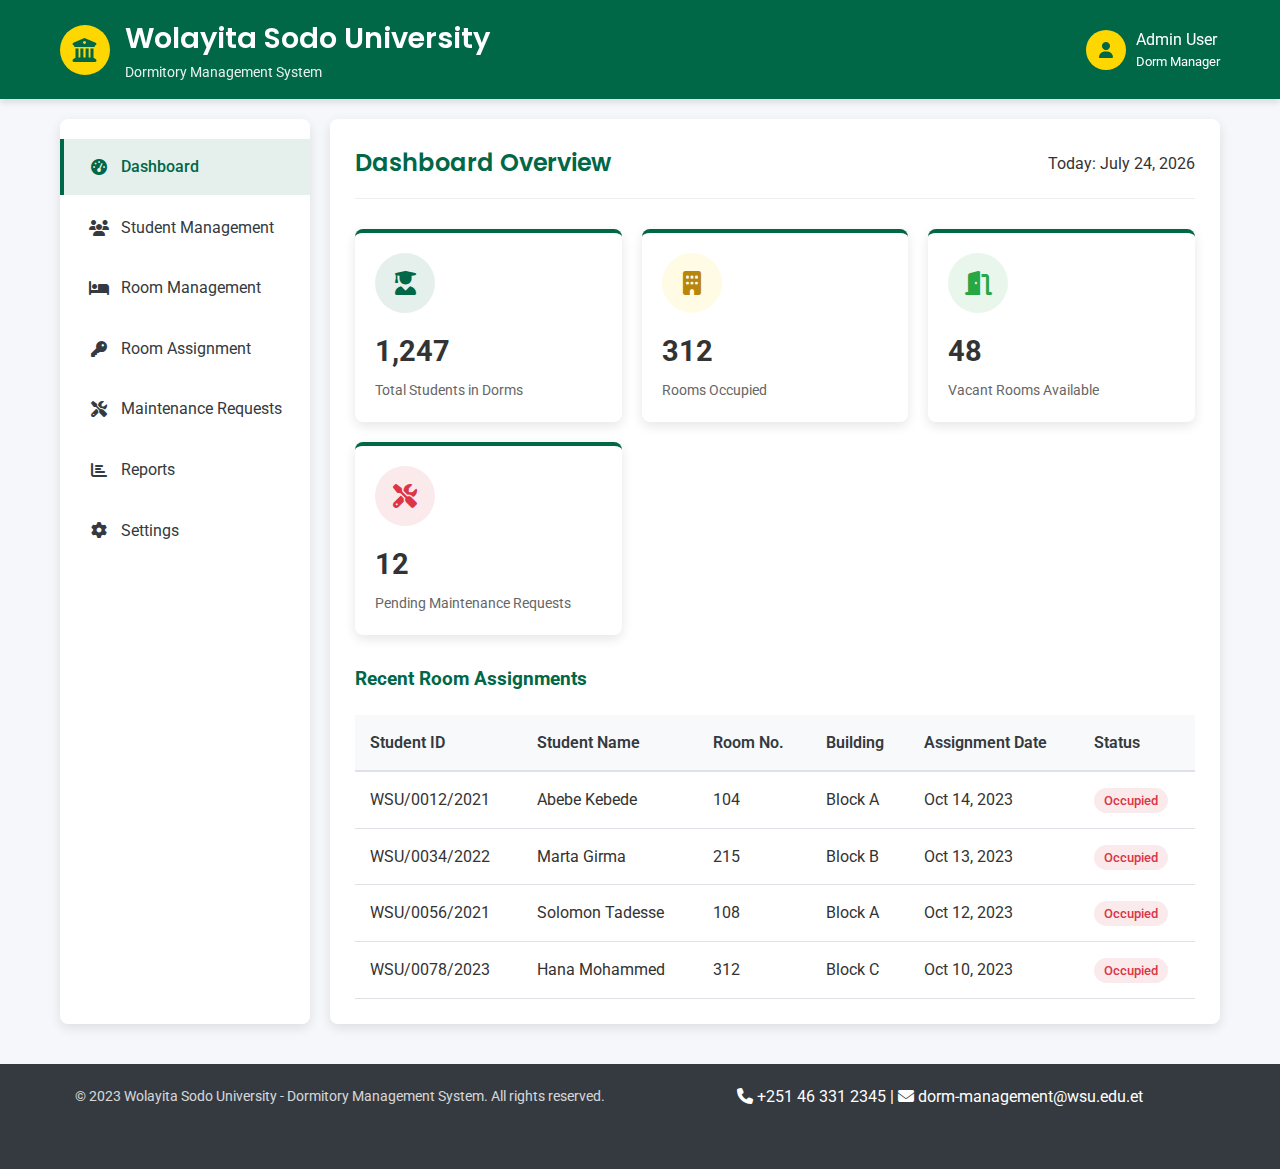
<file: admin-dashboard.html>
<!DOCTYPE html>
<html lang="en">
<head>
    <meta charset="UTF-8">
    <meta name="viewport" content="width=device-width, initial-scale=1.0">
    <title>Wolayita Sodo University - Dorm Management System</title>
    <link rel="stylesheet" href="https://cdnjs.cloudflare.com/ajax/libs/font-awesome/6.4.0/css/all.min.css">
    <link href="https://fonts.googleapis.com/css2?family=Roboto:wght@300;400;500;700&family=Poppins:wght@400;500;600&display=swap" rel="stylesheet">
    <link rel="stylesheet" href="style.css">
</head>
<body>
    <!-- Header -->
    <header>
        <div class="container header-content">
            <div class="logo">
                <div class="logo-icon">
                    <i class="fas fa-university"></i>
                </div>
                <div class="logo-text">
                    <h1>Wolayita Sodo University</h1>
                    <p>Dormitory Management System</p>
                </div>
            </div>
            
            <!-- Menu toggle button - visible only on mobile -->
            <button class="menu-toggle" id="menuToggle">
                <i class="fas fa-bars"></i>
            </button>
            
            <div class="user-info">
                <div class="user-avatar">
                    <i class="fas fa-user"></i>
                </div>
                <div>
                    <p>Admin User</p>
                    <p style="font-size: 0.8rem;">Dorm Manager</p>
                </div>
            </div>
        </div>
    </header>

    <!-- Main Content -->
    <div class="container main-content">
        <!-- Sidebar -->
        <nav class="sidebar" id="sidebar">
            <ul class="sidebar-menu">
                <li><a href="#" class="active" onclick="showTab('dashboard')"><i class="fas fa-tachometer-alt"></i> Dashboard</a></li>
                <li><a href="#" onclick="showTab('students')"><i class="fas fa-users"></i> Student Management</a></li>
                <li><a href="#" onclick="showTab('rooms')"><i class="fas fa-bed"></i> Room Management</a></li>
                <li><a href="#" onclick="showTab('assign')"><i class="fas fa-key"></i> Room Assignment</a></li>
                <li><a href="#" onclick="showTab('maintenance')"><i class="fas fa-tools"></i> Maintenance Requests</a></li>
                <li><a href="#" onclick="showTab('reports')"><i class="fas fa-chart-bar"></i> Reports</a></li>
                <li><a href="#" onclick="showTab('settings')"><i class="fas fa-cog"></i> Settings</a></li>
            </ul>
        </nav>

        <!-- Content Area -->
        <main class="content">
            <!-- Dashboard Tab -->
            <div id="dashboard" class="tab-content active">
                <div class="content-header">
                    <h2>Dashboard Overview</h2>
                    <p>Today: <span id="current-date">October 15, 2023</span></p>
                </div>
                
                <div class="dashboard-cards">
                    <div class="card">
                        <div class="card-icon student">
                            <i class="fas fa-user-graduate"></i>
                        </div>
                        <h3>1,247</h3>
                        <p>Total Students in Dorms</p>
                    </div>
                    
                    <div class="card">
                        <div class="card-icon room">
                            <i class="fas fa-building"></i>
                        </div>
                        <h3>312</h3>
                        <p>Rooms Occupied</p>
                    </div>
                    
                    <div class="card">
                        <div class="card-icon vacant">
                            <i class="fas fa-door-open"></i>
                        </div>
                        <h3>48</h3>
                        <p>Vacant Rooms Available</p>
                    </div>
                    
                    <div class="card">
                        <div class="card-icon maintenance">
                            <i class="fas fa-tools"></i>
                        </div>
                        <h3>12</h3>
                        <p>Pending Maintenance Requests</p>
                    </div>
                </div>
                
                <h3 style="margin-bottom: 15px; color: var(--primary);">Recent Room Assignments</h3>
                <div class="table-container">
                    <table>
                        <thead>
                            <tr>
                                <th>Student ID</th>
                                <th>Student Name</th>
                                <th>Room No.</th>
                                <th>Building</th>
                                <th>Assignment Date</th>
                                <th>Status</th>
                            </tr>
                        </thead>
                        <tbody>
                            <tr>
                                <td>WSU/0012/2021</td>
                                <td>Abebe Kebede</td>
                                <td>104</td>
                                <td>Block A</td>
                                <td>Oct 14, 2023</td>
                                <td><span class="status occupied">Occupied</span></td>
                            </tr>
                            <tr>
                                <td>WSU/0034/2022</td>
                                <td>Marta Girma</td>
                                <td>215</td>
                                <td>Block B</td>
                                <td>Oct 13, 2023</td>
                                <td><span class="status occupied">Occupied</span></td>
                            </tr>
                            <tr>
                                <td>WSU/0056/2021</td>
                                <td>Solomon Tadesse</td>
                                <td>108</td>
                                <td>Block A</td>
                                <td>Oct 12, 2023</td>
                                <td><span class="status occupied">Occupied</span></td>
                            </tr>
                            <tr>
                                <td>WSU/0078/2023</td>
                                <td>Hana Mohammed</td>
                                <td>312</td>
                                <td>Block C</td>
                                <td>Oct 10, 2023</td>
                                <td><span class="status occupied">Occupied</span></td>
                            </tr>
                        </tbody>
                    </table>
                </div>
            </div>
            
            <!-- Student Management Tab -->
            <div id="students" class="tab-content">
                <div class="content-header">
                    <h2>Student Management</h2>
                    <button class="btn btn-primary" onclick="openStudentForm()"><i class="fas fa-plus"></i> Add New Student</button>
                </div>
                
                <div class="table-container">
                    <table>
                        <thead>
                            <tr>
                                <th>Student ID</th>
                                <th>Full Name</th>
                                <th>Department</th>
                                <th>Year</th>
                                <th>Phone</th>
                                <th>Dorm Status</th>
                                <th>Actions</th>
                            </tr>
                        </thead>
                        <tbody>
                            <tr>
                                <td>WSU/0012/2021</td>
                                <td>Abebe Kebede</td>
                                <td>Computer Science</td>
                                <td>3rd Year</td>
                                <td>0911-223344</td>
                                <td><span class="status occupied">Assigned</span></td>
                                <td>
                                    <div class="action-buttons">
                                        <button class="btn btn-small btn-primary"><i class="fas fa-edit"></i></button>
                                        <button class="btn btn-small btn-danger"><i class="fas fa-trash"></i></button>
                                    </div>
                                </td>
                            </tr>
                            <tr>
                                <td>WSU/0034/2022</td>
                                <td>Marta Girma</td>
                                <td>Electrical Engineering</td>
                                <td>2nd Year</td>
                                <td>0922-334455</td>
                                <td><span class="status occupied">Assigned</span></td>
                                <td>
                                    <div class="action-buttons">
                                        <button class="btn btn-small btn-primary"><i class="fas fa-edit"></i></button>
                                        <button class="btn btn-small btn-danger"><i class="fas fa-trash"></i></button>
                                    </div>
                                </td>
                            </tr>
                            <tr>
                                <td>WSU/0099/2023</td>
                                <td>Dawit Tesfaye</td>
                                <td>Business Administration</td>
                                <td>1st Year</td>
                                <td>0933-445566</td>
                                <td><span class="status vacant">Not Assigned</span></td>
                                <td>
                                    <div class="action-buttons">
                                        <button class="btn btn-small btn-primary"><i class="fas fa-edit"></i></button>
                                        <button class="btn btn-small btn-success"><i class="fas fa-key"></i></button>
                                    </div>
                                </td>
                            </tr>
                        </tbody>
                    </table>
                </div>
            </div>
            
            <!-- Room Management Tab -->
            <div id="rooms" class="tab-content">
                <div class="content-header">
                    <h2>Room Management</h2>
                    <button class="btn btn-primary"><i class="fas fa-plus"></i> Add New Room</button>
                </div>
                
                <div class="table-container">
                    <table>
                        <thead>
                            <tr>
                                <th>Room No.</th>
                                <th>Building</th>
                                <th>Capacity</th>
                                <th>Occupied</th>
                                <th>Type</th>
                                <th>Status</th>
                                <th>Actions</th>
                            </tr>
                        </thead>
                        <tbody>
                            <tr>
                                <td>101</td>
                                <td>Block A</td>
                                <td>4</td>
                                <td>4</td>
                                <td>Male</td>
                                <td><span class="status occupied">Full</span></td>
                                <td>
                                    <div class="action-buttons">
                                        <button class="btn btn-small btn-primary"><i class="fas fa-eye"></i></button>
                                        <button class="btn btn-small btn-success"><i class="fas fa-edit"></i></button>
                                    </div>
                                </td>
                            </tr>
                            <tr>
                                <td>102</td>
                                <td>Block A</td>
                                <td>4</td>
                                <td>3</td>
                                <td>Male</td>
                                <td><span class="status occupied">Available (1)</span></td>
                                <td>
                                    <div class="action-buttons">
                                        <button class="btn btn-small btn-primary"><i class="fas fa-eye"></i></button>
                                        <button class="btn btn-small btn-success"><i class="fas fa-edit"></i></button>
                                    </div>
                                </td>
                            </tr>
                            <tr>
                                <td>201</td>
                                <td>Block B</td>
                                <td>2</td>
                                <td>0</td>
                                <td>Female</td>
                                <td><span class="status vacant">Vacant</span></td>
                                <td>
                                    <div class="action-buttons">
                                        <button class="btn btn-small btn-primary"><i class="fas fa-eye"></i></button>
                                        <button class="btn btn-small btn-success"><i class="fas fa-edit"></i></button>
                                    </div>
                                </td>
                            </tr>
                        </tbody>
                    </table>
                </div>
            </div>
            
            <!-- Room Assignment Tab -->
            <div id="assign" class="tab-content">
                <div class="content-header">
                    <h2>Room Assignment</h2>
                </div>
                
                <div style="background-color: #f8f9fa; padding: 20px; border-radius: var(--border-radius); margin-bottom: 30px;">
                    <h3 style="color: var(--primary); margin-bottom: 15px;">Assign Student to Room</h3>
                    <form id="assignment-form">
                        <div class="form-row">
                            <div class="form-group">
                                <label for="student-select">Select Student</label>
                                <select id="student-select">
                                    <option value="">-- Choose Student --</option>
                                    <option value="WSU/0099/2023">Dawit Tesfaye (Business Admin, 1st Year)</option>
                                    <option value="WSU/0088/2023">Selamawit Alemu (Chemistry, 1st Year)</option>
                                </select>
                            </div>
                            <div class="form-group">
                                <label for="room-select">Select Room</label>
                                <select id="room-select">
                                    <option value="">-- Choose Room --</option>
                                    <option value="201">Block B - Room 201 (Female, Capacity: 2)</option>
                                    <option value="102">Block A - Room 102 (Male, Available: 1)</option>
                                </select>
                            </div>
                        </div>
                        <button type="submit" class="btn btn-success"><i class="fas fa-key"></i> Assign Room</button>
                    </form>
                </div>
                
                <h3 style="margin-bottom: 15px; color: var(--primary);">Recent Assignments</h3>
                <div class="table-container">
                    <table>
                        <thead>
                            <tr>
                                <th>Assignment ID</th>
                                <th>Student</th>
                                <th>Room</th>
                                <th>Assigned Date</th>
                                <th>Assigned By</th>
                                <th>Actions</th>
                            </tr>
                        </thead>
                        <tbody>
                            <tr>
                                <td>ASS-00123</td>
                                <td>Abebe Kebede</td>
                                <td>Block A, Room 104</td>
                                <td>Oct 14, 2023</td>
                                <td>Admin User</td>
                                <td>
                                    <div class="action-buttons">
                                        <button class="btn btn-small btn-danger"><i class="fas fa-times"></i> Cancel</button>
                                    </div>
                                </td>
                            </tr>
                        </tbody>
                    </table>
                </div>
            </div>
            
            <!-- Maintenance Requests Tab -->
            <div id="maintenance" class="tab-content">
                <div class="content-header">
                    <h2>Maintenance Requests</h2>
                    <button class="btn btn-primary"><i class="fas fa-plus"></i> New Request</button>
                </div>
                
                <div class="table-container">
                    <table>
                        <thead>
                            <tr>
                                <th>Request ID</th>
                                <th>Room No.</th>
                                <th>Issue Type</th>
                                <th>Description</th>
                                <th>Reported Date</th>
                                <th>Status</th>
                                <th>Actions</th>
                            </tr>
                        </thead>
                        <tbody>
                            <tr>
                                <td>MNT-00456</td>
                                <td>Block A, 101</td>
                                <td>Plumbing</td>
                                <td>Leaking faucet in bathroom</td>
                                <td>Oct 13, 2023</td>
                                <td><span class="status pending">Pending</span></td>
                                <td>
                                    <div class="action-buttons">
                                        <button class="btn btn-small btn-success"><i class="fas fa-check"></i> Resolve</button>
                                    </div>
                                </td>
                            </tr>
                            <tr>
                                <td>MNT-00455</td>
                                <td>Block C, 305</td>
                                <td>Electrical</td>
                                <td>Light fixture not working</td>
                                <td>Oct 12, 2023</td>
                                <td><span class="status pending">In Progress</span></td>
                                <td>
                                    <div class="action-buttons">
                                        <button class="btn btn-small btn-success"><i class="fas fa-check"></i> Resolve</button>
                                    </div>
                                </td>
                            </tr>
                        </tbody>
                    </table>
                </div>
            </div>
            
            <!-- Reports Tab -->
            <div id="reports" class="tab-content">
                <div class="content-header">
                    <h2>Reports & Analytics</h2>
                    <button class="btn btn-primary"><i class="fas fa-print"></i> Generate Report</button>
                </div>
                
                <div class="dashboard-cards">
                    <div class="card">
                        <div class="card-icon student">
                            <i class="fas fa-chart-pie"></i>
                        </div>
                        <h3>Occupancy Rate</h3>
                        <p>86% of rooms are occupied</p>
                    </div>
                    
                    <div class="card">
                        <div class="card-icon room">
                            <i class="fas fa-chart-line"></i>
                        </div>
                        <h3>Monthly Trends</h3>
                        <p>+5% increase from last month</p>
                    </div>
                    
                    <div class="card">
                        <div class="card-icon vacant">
                            <i class="fas fa-file-invoice-dollar"></i>
                        </div>
                        <h3>Fee Collection</h3>
                        <p>94% of fees collected this semester</p>
                    </div>
                </div>
                
                <div style="margin-top: 30px;">
                    <h3 style="color: var(--primary); margin-bottom: 15px;">Dorm Occupancy by Building</h3>
                    <div style="background-color: #f8f9fa; padding: 20px; border-radius: var(--border-radius);">
                        <p><strong>Block A:</strong> 98% occupied (156/160 beds)</p>
                        <div style="height: 20px; background-color: #ddd; border-radius: 10px; margin: 10px 0; overflow: hidden;">
                            <div style="height: 100%; width: 98%; background-color: var(--primary); border-radius: 10px;"></div>
                        </div>
                        
                        <p><strong>Block B:</strong> 82% occupied (82/100 beds)</p>
                        <div style="height: 20px; background-color: #ddd; border-radius: 10px; margin: 10px 0; overflow: hidden;">
                            <div style="height: 100%; width: 82%; background-color: var(--primary); border-radius: 10px;"></div>
                        </div>
                        
                        <p><strong>Block C:</strong> 74% occupied (74/100 beds)</p>
                        <div style="height: 20px; background-color: #ddd; border-radius: 10px; margin: 10px 0; overflow: hidden;">
                            <div style="height: 100%; width: 74%; background-color: var(--primary); border-radius: 10px;"></div>
                        </div>
                    </div>
                </div>
            </div>
            
            <!-- Settings Tab -->
            <div id="settings" class="tab-content">
                <div class="content-header">
                    <h2>System Settings</h2>
                </div>
                
                <div style="max-width: 600px;">
                    <h3 style="color: var(--primary); margin-bottom: 20px;">Dormitory Configuration</h3>
                    
                    <form>
                        <div class="form-group">
                            <label for="semester-start">Semester Start Date</label>
                            <input type="date" id="semester-start" value="2023-09-11">
                        </div>
                        
                        <div class="form-group">
                            <label for="semester-end">Semester End Date</label>
                            <input type="date" id="semester-end" value="2024-01-12">
                        </div>
                        
                        <div class="form-group">
                            <label for="dorm-fee">Dormitory Fee (per semester)</label>
                            <input type="number" id="dorm-fee" value="1500">
                        </div>
                        
                        <div class="form-group">
                            <label for="max-capacity">Maximum Room Capacity</label>
                            <select id="max-capacity">
                                <option value="2">2 students per room</option>
                                <option value="4" selected>4 students per room</option>
                                <option value="6">6 students per room</option>
                            </select>
                        </div>
                        
                        <button type="submit" class="btn btn-primary">Save Settings</button>
                    </form>
                </div>
            </div>
        </main>
    </div>

    <!-- Footer -->
    <footer>
        <div class="container footer-content">
            <div class="copyright">
                <p>&copy; 2023 Wolayita Sodo University - Dormitory Management System. All rights reserved.</p>
            </div>
            <div>
                <p><i class="fas fa-phone"></i> +251 46 331 2345 | <i class="fas fa-envelope"></i> dorm-management@wsu.edu.et</p>
            </div>
        </div>
    </footer>

    <script>
        // Set current date
        const now = new Date();
        const options = { year: 'numeric', month: 'long', day: 'numeric' };
        document.getElementById('current-date').textContent = now.toLocaleDateString('en-US', options);
        
        // Tab switching functionality
        function showTab(tabId) {
            // Hide all tabs
            const tabs = document.querySelectorAll('.tab-content');
            tabs.forEach(tab => {
                tab.classList.remove('active');
            });
            
            // Show selected tab
            document.getElementById(tabId).classList.add('active');
            
            // Update active menu item
            const menuItems = document.querySelectorAll('.sidebar-menu a');
            menuItems.forEach(item => {
                item.classList.remove('active');
            });
            
            // Find and activate the clicked menu item
            menuItems.forEach(item => {
                if (item.getAttribute('onclick') === `showTab('${tabId}')`) {
                    item.classList.add('active');
                }
            });
        }
        
        // Form submission handling
        document.getElementById('assignment-form').addEventListener('submit', function(e) {
            e.preventDefault();
            const studentSelect = document.getElementById('student-select');
            const roomSelect = document.getElementById('room-select');
            
            if (studentSelect.value && roomSelect.value) {
                alert(`Student assigned to room successfully!`);
                studentSelect.value = '';
                roomSelect.value = '';
            } else {
                alert('Please select both a student and a room.');
            }
        });
        
        // Open student form (simulated)
        function openStudentForm() {
            alert('Student form would open here. In a full system, this would open a modal or new page for adding student details.');
        }
        
        // Initialize the dashboard as active tab
        document.addEventListener('DOMContentLoaded', function() {
            showTab('dashboard');
        });
        
        // Mobile menu toggle for admin dashboard
        document.addEventListener('DOMContentLoaded', function() {
            const menuToggle = document.getElementById('menuToggle');
            const sidebar = document.getElementById('sidebar');
            
            if (menuToggle && sidebar) {
                menuToggle.addEventListener('click', function(e) {
                    e.stopPropagation();
                    sidebar.classList.toggle('active');
                    // Change icon
                    this.innerHTML = sidebar.classList.contains('active') 
                        ? '<i class="fas fa-times"></i>' 
                        : '<i class="fas fa-bars"></i>';
                });
                
                // Close menu when clicking outside
                document.addEventListener('click', function(e) {
                    if (window.innerWidth <= 992 && sidebar.classList.contains('active')) {
                        if (!sidebar.contains(e.target) && !menuToggle.contains(e.target)) {
                            sidebar.classList.remove('active');
                            menuToggle.innerHTML = '<i class="fas fa-bars"></i>';
                        }
                    }
                });
                
                // Close menu when clicking a link
                sidebar.querySelectorAll('a').forEach(link => {
                    link.addEventListener('click', () => {
                        if (window.innerWidth <= 992) {
                            sidebar.classList.remove('active');
                            menuToggle.innerHTML = '<i class="fas fa-bars"></i>';
                        }
                    });
                });
            }
        });
    </script>
</body>
</html>
</file>
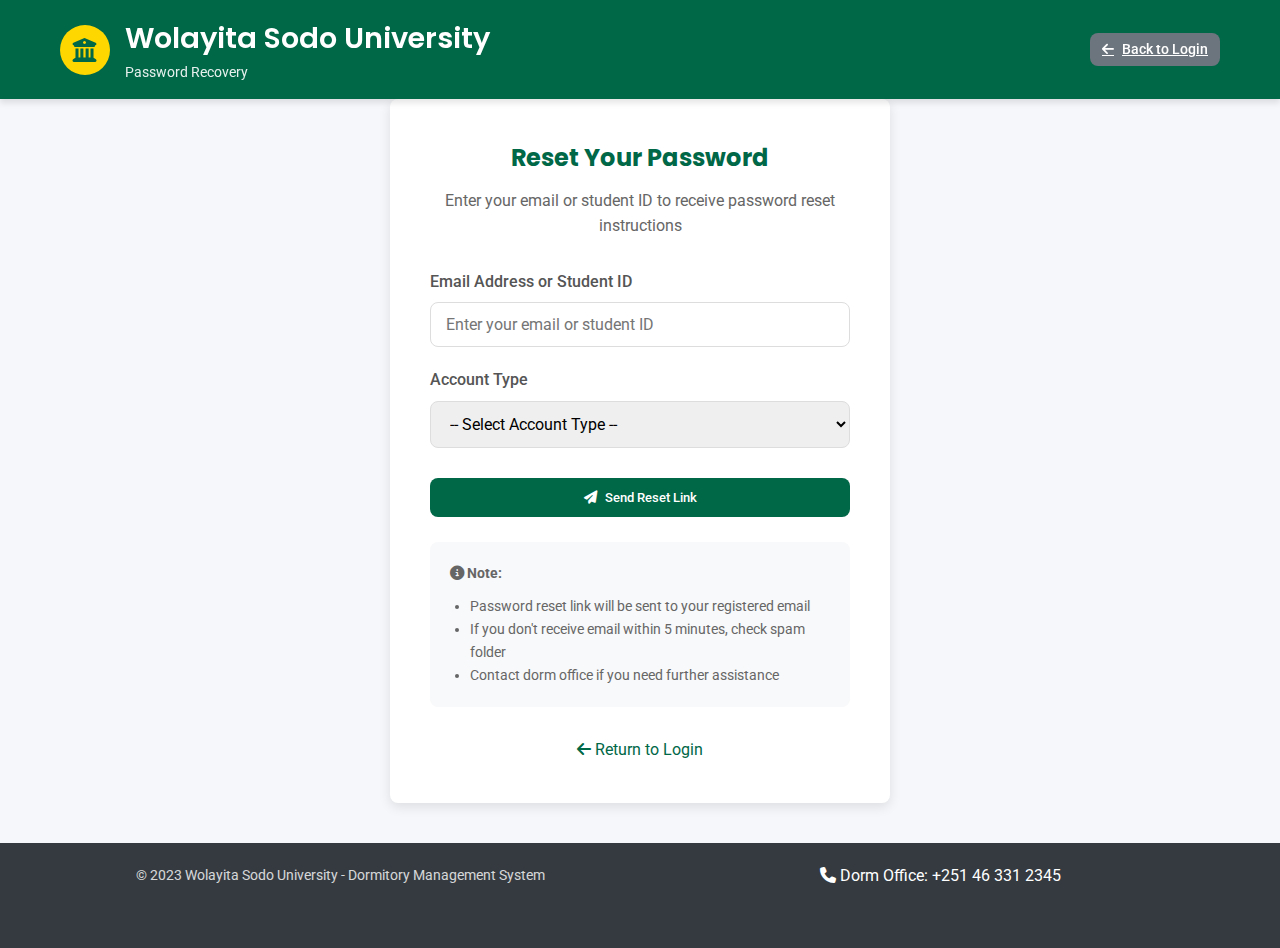
<file: forgot-password.html>
<!DOCTYPE html>
<html lang="en">
<head>
    <meta charset="UTF-8">
    <meta name="viewport" content="width=device-width, initial-scale=1.0">
    <title>WSU Dorm System - Forgot Password</title>
    <link rel="stylesheet" href="https://cdnjs.cloudflare.com/ajax/libs/font-awesome/6.4.0/css/all.min.css">
    <link href="https://fonts.googleapis.com/css2?family=Roboto:wght@300;400;500;700&family=Poppins:wght@400;500;600&display=swap" rel="stylesheet">
    <link rel="stylesheet" href="style.css">
</head>
<body>
    <!-- Header -->
    <header>
        <div class="container header-content">
            <div class="logo">
                <div class="logo-icon">
                    <i class="fas fa-university"></i>
                </div>
                <div class="logo-text">
                    <h1>Wolayita Sodo University</h1>
                    <p>Password Recovery</p>
                </div>
            </div>
            <div class="user-info">
                <a href="index.html" class="btn btn-secondary btn-small"><i class="fas fa-arrow-left"></i> Back to Login</a>
            </div>
        </div>
    </header>

    <!-- Main Content -->
    <div class="container" style="min-height: 70vh; display: flex; align-items: center; justify-content: center;">
        <div style="width: 100%; max-width: 500px;">
            <div style="background-color: white; padding: 40px; border-radius: var(--border-radius); box-shadow: var(--box-shadow);">
                <h2 style="text-align: center; color: var(--primary); margin-bottom: 10px; font-family: 'Poppins', sans-serif;">Reset Your Password</h2>
                <p style="text-align: center; color: #666; margin-bottom: 30px;">Enter your email or student ID to receive password reset instructions</p>
                
                <form id="recovery-form">
                    <div class="form-group">
                        <label for="recovery-email">Email Address or Student ID</label>
                        <input type="text" id="recovery-email" placeholder="Enter your email or student ID" required>
                    </div>
                    
                    <div class="form-group">
                        <label for="user-type">Account Type</label>
                        <select id="user-type" required>
                            <option value="">-- Select Account Type --</option>
                            <option value="student">Student</option>
                            <option value="admin">Administrator</option>
                            <option value="staff">Staff Member</option>
                        </select>
                    </div>
                    
                    <button type="submit" class="btn btn-primary" style="width: 100%; margin-top: 10px;">
                        <i class="fas fa-paper-plane"></i> Send Reset Link
                    </button>
                    
                    <div style="margin-top: 25px; padding: 20px; background-color: #f8f9fa; border-radius: var(--border-radius);">
                        <p style="color: #666; font-size: 0.9rem; margin-bottom: 10px;">
                            <i class="fas fa-info-circle"></i> <strong>Note:</strong>
                        </p>
                        <ul style="color: #666; font-size: 0.9rem; padding-left: 20px;">
                            <li>Password reset link will be sent to your registered email</li>
                            <li>If you don't receive email within 5 minutes, check spam folder</li>
                            <li>Contact dorm office if you need further assistance</li>
                        </ul>
                    </div>
                </form>
                
                <div style="text-align: center; margin-top: 30px;">
                    <a href="home.html" style="color: var(--primary); text-decoration: none;">
                        <i class="fas fa-arrow-left"></i> Return to Login
                    </a>
                </div>
            </div>
        </div>
    </div>

    <!-- Footer -->
    <footer>
        <div class="container footer-content">
            <div class="copyright">
                <p>&copy; 2023 Wolayita Sodo University - Dormitory Management System</p>
            </div>
            <div>
                <p><i class="fas fa-phone"></i> Dorm Office: +251 46 331 2345</p>
            </div>
        </div>
    </footer>

    <script>
        document.getElementById('recovery-form').addEventListener('submit', function(e) {
            e.preventDefault();
            const email = document.getElementById('recovery-email').value;
            const userType = document.getElementById('user-type').value;
            
            if (email && userType) {
                alert('Password reset instructions have been sent to your registered email address.');
                setTimeout(() => {
                    window.location.href = 'home.html';
                }, 2000);
            } else {
                alert('Please fill in all required fields.');
            }
        });
    </script>
</body>
</html>
</file>
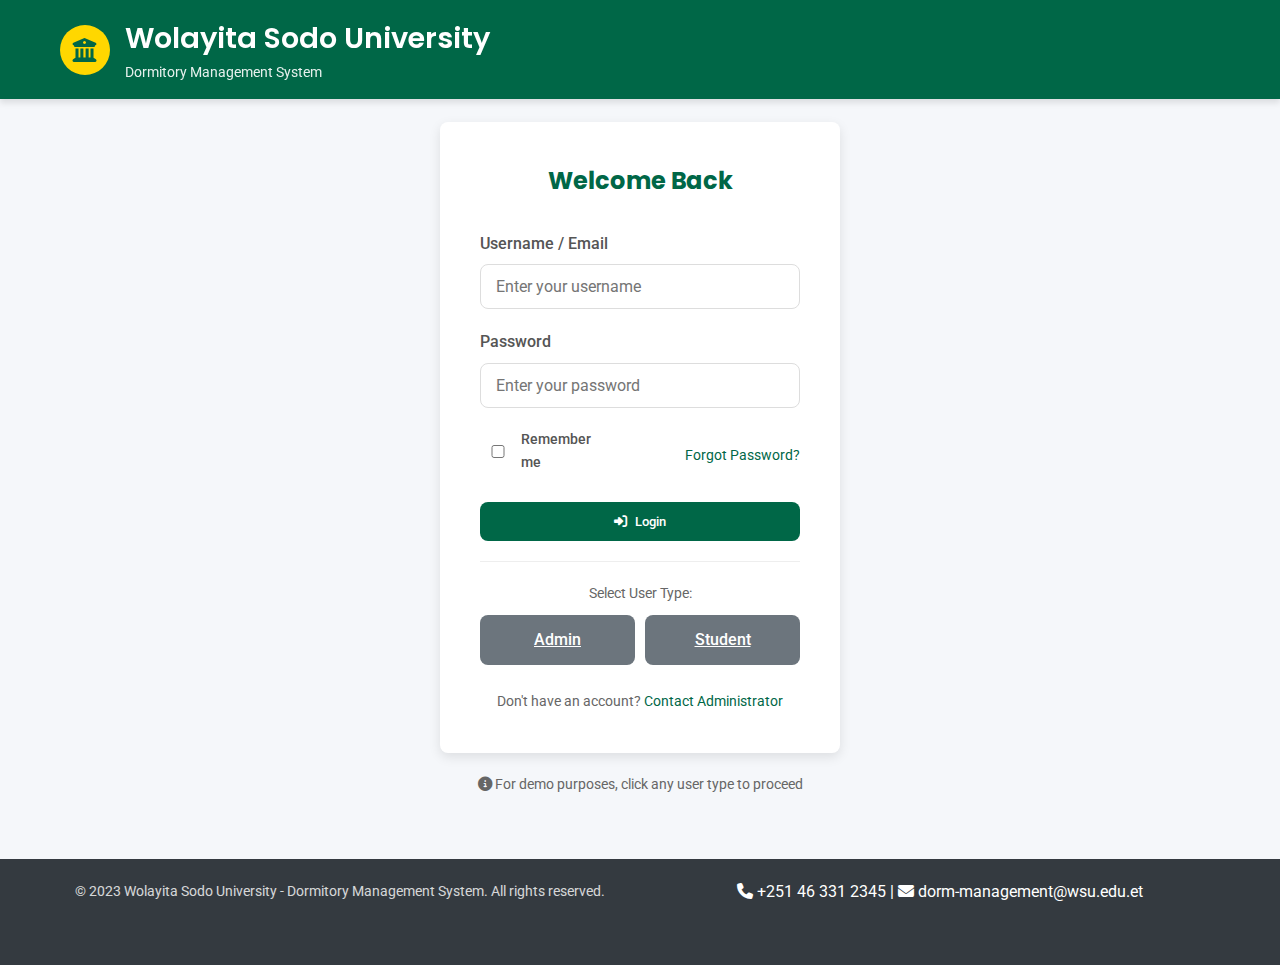
<file: home.html>
<!DOCTYPE html>
<html lang="en">
<head>
    <meta charset="UTF-8">
    <meta name="viewport" content="width=device-width, initial-scale=1.0">
    <title>WSU Dorm System - Home</title>
    <link rel="stylesheet" href="https://cdnjs.cloudflare.com/ajax/libs/font-awesome/6.4.0/css/all.min.css">
    <link href="https://fonts.googleapis.com/css2?family=Roboto:wght@300;400;500;700&family=Poppins:wght@400;500;600&display=swap" rel="stylesheet">
    <link rel="stylesheet" href="style.css">
</head>
<body>
    <!-- Header -->
    <header>
        <div class="container header-content">
            <div class="logo">
                <div class="logo-icon">
                    <i class="fas fa-university"></i>
                </div>
                <div class="logo-text">
                    <h1>Wolayita Sodo University</h1>
                    <p>Dormitory Management System</p>
                </div>
            </div>
        </div>
    </header>

    <!-- Main Content -->
    <div class="container" style="min-height: 80vh; display: flex; align-items: center; justify-content: center;">
        <div style="width: 100%; max-width: 400px;">
            <div style="background-color: white; padding: 40px; border-radius: var(--border-radius); box-shadow: var(--box-shadow);">
                <h2 style="text-align: center; color: var(--primary); margin-bottom: 30px; font-family: 'Poppins', sans-serif;">Welcome Back</h2>
                
                <form id="login-form">
                    <div class="form-group">
                        <label for="username">Username / Email</label>
                        <input type="text" id="username" placeholder="Enter your username" required>
                    </div>
                    
                    <div class="form-group">
                        <label for="password">Password</label>
                        <input type="password" id="password" placeholder="Enter your password" required>
                    </div>
                    
                    <div style="display: flex; justify-content: space-between; align-items: center; margin-bottom: 20px;">
                        <label style="display: flex; align-items: center; gap: 5px; font-size: 0.9rem;">
                            <input type="checkbox"> Remember me
                        </label>
                        <a href="forgot-password.html" style="font-size: 0.9rem; color: var(--primary); text-decoration: none;">Forgot Password?</a>
                    </div>
                    
                    <button type="submit" class="btn btn-primary" style="width: 100%;">
                        <i class="fas fa-sign-in-alt"></i> Login
                    </button>
                    
                    <div style="text-align: center; margin-top: 20px; padding-top: 20px; border-top: 1px solid #eee;">
                        <p style="font-size: 0.9rem; color: #666;">
                            Select User Type:
                        </p>
                        <div style="display: flex; gap: 10px; margin-top: 10px;">
                            <a href="admin-dashboard.html" class="btn btn-secondary" style="flex: 1;">Admin</a>
                            <a href="student-dashboard.html" class="btn btn-secondary" style="flex: 1;">Student</a>
                        </div>
                    </div>
                </form>
                
                <p style="text-align: center; margin-top: 25px; font-size: 0.9rem; color: #666;">
                    Don't have an account? <a href="register.html" style="color: var(--primary); text-decoration: none;">Contact Administrator</a>
                </p>
            </div>
            
            <div style="text-align: center; margin-top: 20px;">
                <p style="color: #666; font-size: 0.9rem;">
                    <i class="fas fa-info-circle"></i> For demo purposes, click any user type to proceed
                </p>
            </div>
        </div>
    </div>

    <!-- Footer -->
    <footer>
        <div class="container footer-content">
            <div class="copyright">
                <p>&copy; 2023 Wolayita Sodo University - Dormitory Management System. All rights reserved.</p>
            </div>
            <div>
                <p><i class="fas fa-phone"></i> +251 46 331 2345 | <i class="fas fa-envelope"></i> dorm-management@wsu.edu.et</p>
            </div>
        </div>
    </footer>

    <script>
        // Simulate login functionality
        document.getElementById('login-form').addEventListener('submit', function(e) {
            e.preventDefault();
            const username = document.getElementById('username').value;
            const password = document.getElementById('password').value;
            
            // Simple validation
            if (username && password) {
                alert('Login successful! Redirecting to dashboard...');
                // In a real system, you would redirect based on user role
                window.location.href = 'admin-dashboard.html';
            } else {
                alert('Please enter both username and password.');
            }
        });
    </script>
</body>
</html>
</file>
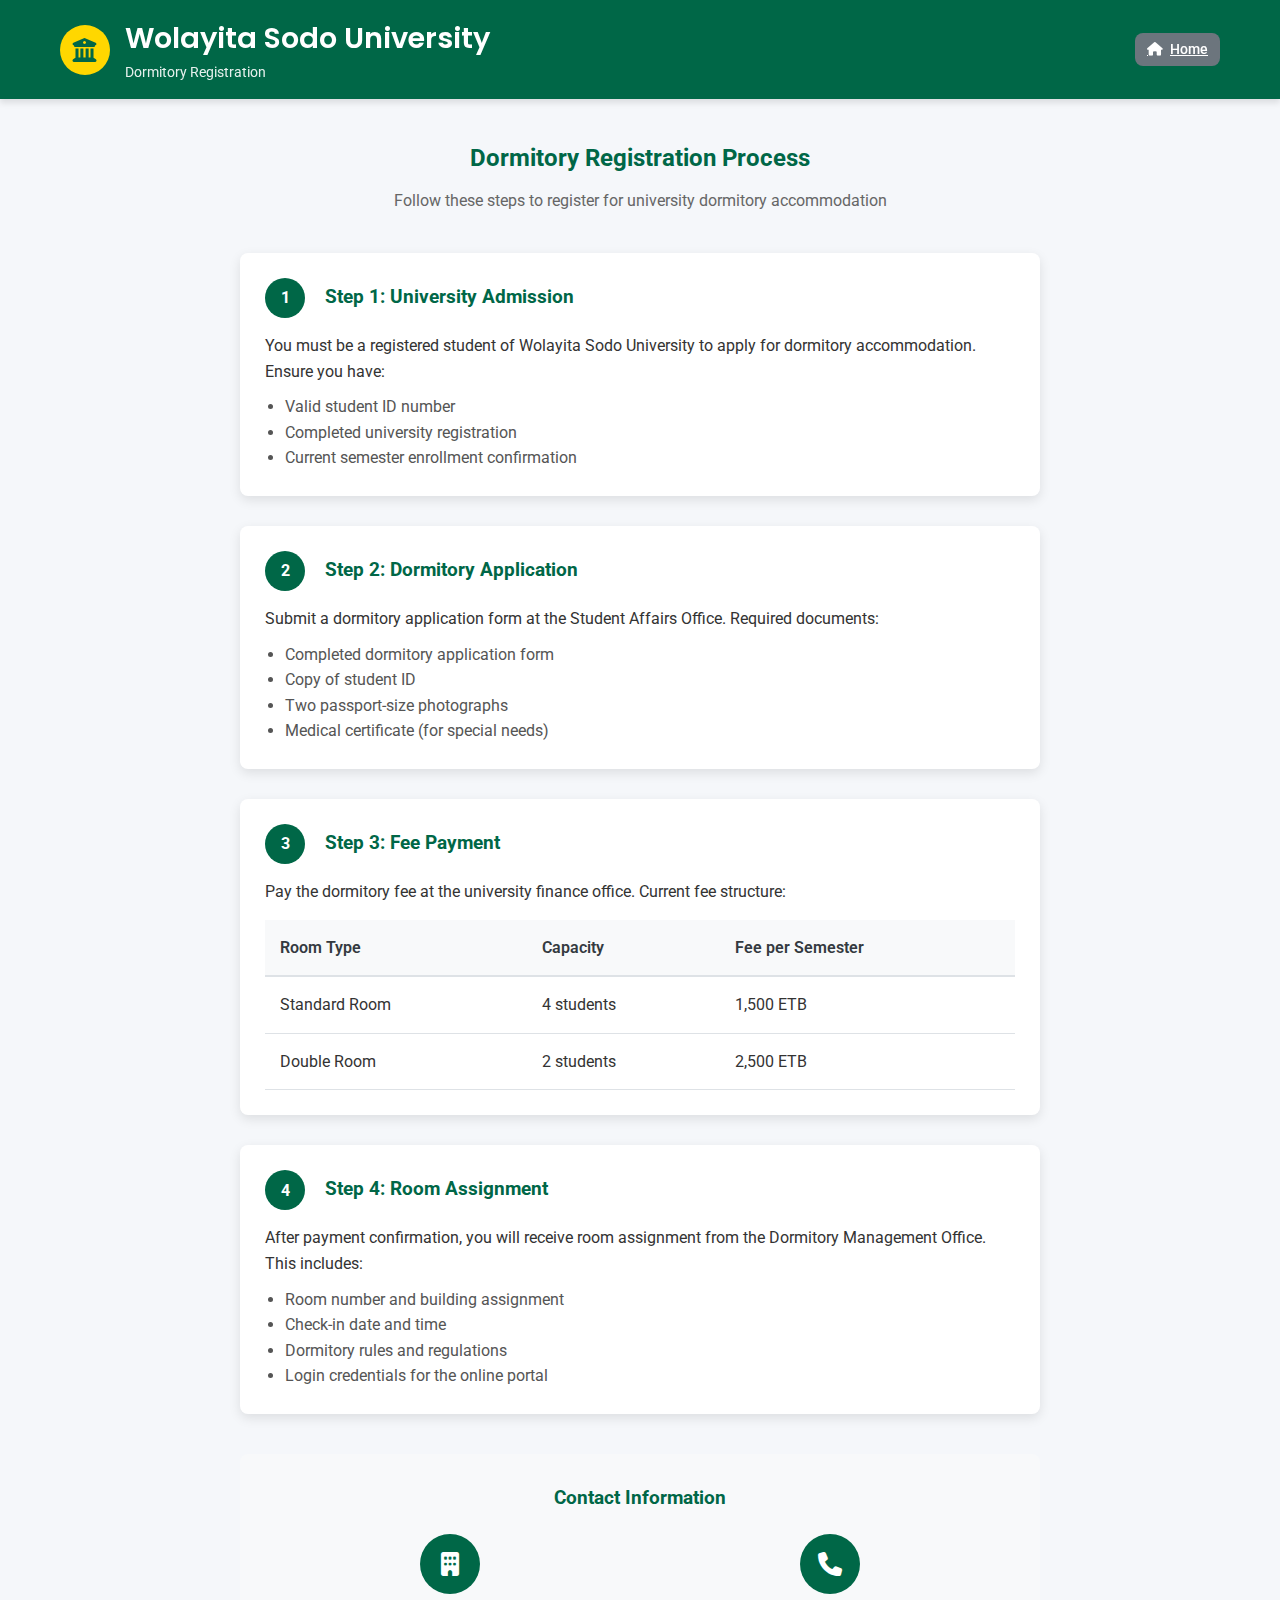
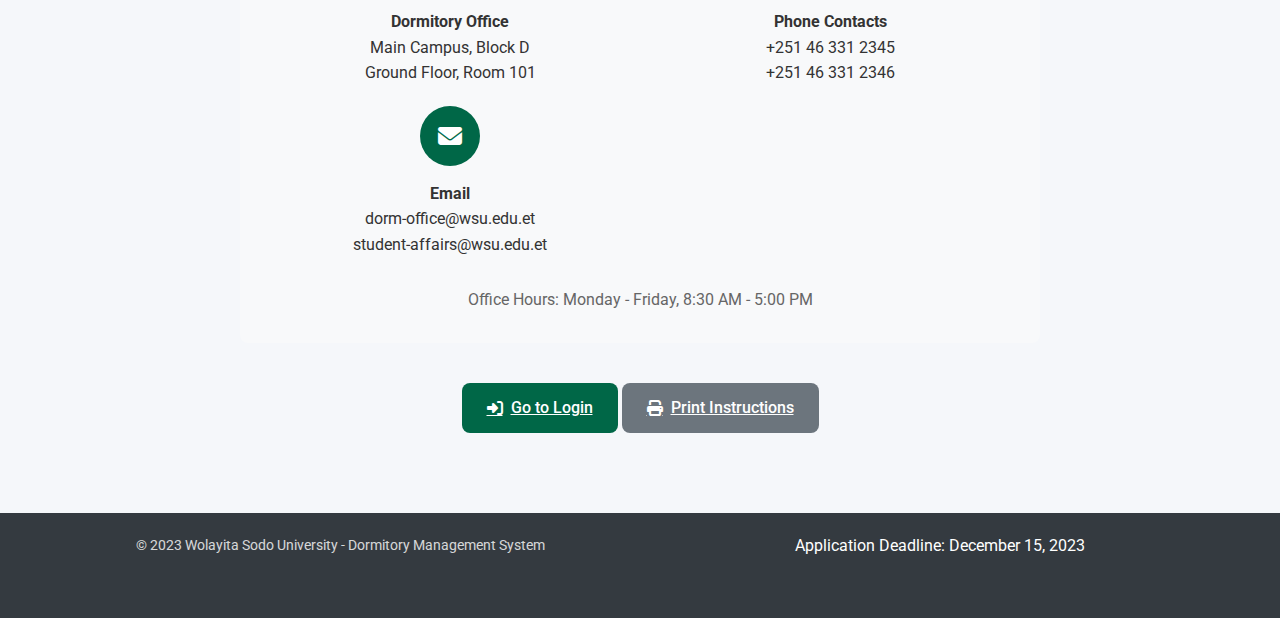
<file: register.html>
<!DOCTYPE html>
<html lang="en">
<head>
    <meta charset="UTF-8">
    <meta name="viewport" content="width=device-width, initial-scale=1.0">
    <title>WSU Dorm System - Registration</title>
    <link rel="stylesheet" href="https://cdnjs.cloudflare.com/ajax/libs/font-awesome/6.4.0/css/all.min.css">
    <link href="https://fonts.googleapis.com/css2?family=Roboto:wght@300;400;500;700&family=Poppins:wght@400;500;600&display=swap" rel="stylesheet">
    <link rel="stylesheet" href="style.css">
</head>
<body>
    <!-- Header -->
    <header>
        <div class="container header-content">
            <div class="logo">
                <div class="logo-icon">
                    <i class="fas fa-university"></i>
                </div>
                <div class="logo-text">
                    <h1>Wolayita Sodo University</h1>
                    <p>Dormitory Registration</p>
                </div>
            </div>
            <div class="user-info">
                <a href="home.html" class="btn btn-secondary btn-small"><i class="fas fa-home"></i> Home</a>
            </div>
        </div>
    </header>

    <!-- Main Content -->
    <div class="container" style="padding: 40px 0;">
        <div style="max-width: 800px; margin: 0 auto;">
            <h2 style="color: var(--primary); text-align: center; margin-bottom: 10px;">Dormitory Registration Process</h2>
            <p style="text-align: center; color: #666; margin-bottom: 40px;">Follow these steps to register for university dormitory accommodation</p>
            
            <!-- Steps -->
            <div style="display: flex; flex-direction: column; gap: 30px; margin-bottom: 40px;">
                <div style="background-color: white; padding: 25px; border-radius: var(--border-radius); box-shadow: var(--box-shadow);">
                    <div style="display: flex; align-items: center; gap: 20px; margin-bottom: 15px;">
                        <div style="background-color: var(--primary); color: white; width: 40px; height: 40px; border-radius: 50%; display: flex; align-items: center; justify-content: center; font-weight: bold;">1</div>
                        <h3 style="color: var(--primary);">Step 1: University Admission</h3>
                    </div>
                    <p>You must be a registered student of Wolayita Sodo University to apply for dormitory accommodation. Ensure you have:</p>
                    <ul style="margin-left: 20px; margin-top: 10px; color: #555;">
                        <li>Valid student ID number</li>
                        <li>Completed university registration</li>
                        <li>Current semester enrollment confirmation</li>
                    </ul>
                </div>
                
                <div style="background-color: white; padding: 25px; border-radius: var(--border-radius); box-shadow: var(--box-shadow);">
                    <div style="display: flex; align-items: center; gap: 20px; margin-bottom: 15px;">
                        <div style="background-color: var(--primary); color: white; width: 40px; height: 40px; border-radius: 50%; display: flex; align-items: center; justify-content: center; font-weight: bold;">2</div>
                        <h3 style="color: var(--primary);">Step 2: Dormitory Application</h3>
                    </div>
                    <p>Submit a dormitory application form at the Student Affairs Office. Required documents:</p>
                    <ul style="margin-left: 20px; margin-top: 10px; color: #555;">
                        <li>Completed dormitory application form</li>
                        <li>Copy of student ID</li>
                        <li>Two passport-size photographs</li>
                        <li>Medical certificate (for special needs)</li>
                    </ul>
                </div>
                
                <div style="background-color: white; padding: 25px; border-radius: var(--border-radius); box-shadow: var(--box-shadow);">
                    <div style="display: flex; align-items: center; gap: 20px; margin-bottom: 15px;">
                        <div style="background-color: var(--primary); color: white; width: 40px; height: 40px; border-radius: 50%; display: flex; align-items: center; justify-content: center; font-weight: bold;">3</div>
                        <h3 style="color: var(--primary);">Step 3: Fee Payment</h3>
                    </div>
                    <p>Pay the dormitory fee at the university finance office. Current fee structure:</p>
                    <div style="overflow-x: auto; margin-top: 15px;">
                        <table>
                            <thead>
                                <tr>
                                    <th>Room Type</th>
                                    <th>Capacity</th>
                                    <th>Fee per Semester</th>
                                </tr>
                            </thead>
                            <tbody>
                                <tr>
                                    <td>Standard Room</td>
                                    <td>4 students</td>
                                    <td>1,500 ETB</td>
                                </tr>
                                <tr>
                                    <td>Double Room</td>
                                    <td>2 students</td>
                                    <td>2,500 ETB</td>
                                </tr>
                            </tbody>
                        </table>
                    </div>
                </div>
                
                <div style="background-color: white; padding: 25px; border-radius: var(--border-radius); box-shadow: var(--box-shadow);">
                    <div style="display: flex; align-items: center; gap: 20px; margin-bottom: 15px;">
                        <div style="background-color: var(--primary); color: white; width: 40px; height: 40px; border-radius: 50%; display: flex; align-items: center; justify-content: center; font-weight: bold;">4</div>
                        <h3 style="color: var(--primary);">Step 4: Room Assignment</h3>
                    </div>
                    <p>After payment confirmation, you will receive room assignment from the Dormitory Management Office. This includes:</p>
                    <ul style="margin-left: 20px; margin-top: 10px; color: #555;">
                        <li>Room number and building assignment</li>
                        <li>Check-in date and time</li>
                        <li>Dormitory rules and regulations</li>
                        <li>Login credentials for the online portal</li>
                    </ul>
                </div>
            </div>
            
            <!-- Contact Information -->
            <div style="background-color: #f8f9fa; padding: 30px; border-radius: var(--border-radius);">
                <h3 style="color: var(--primary); margin-bottom: 20px; text-align: center;">Contact Information</h3>
                
                <div style="display: grid; grid-template-columns: repeat(auto-fit, minmax(250px, 1fr)); gap: 20px;">
                    <div style="text-align: center;">
                        <div style="background-color: var(--primary); color: white; width: 60px; height: 60px; border-radius: 50%; display: flex; align-items: center; justify-content: center; margin: 0 auto 15px; font-size: 24px;">
                            <i class="fas fa-building"></i>
                        </div>
                        <h4>Dormitory Office</h4>
                        <p>Main Campus, Block D<br>Ground Floor, Room 101</p>
                    </div>
                    
                    <div style="text-align: center;">
                        <div style="background-color: var(--primary); color: white; width: 60px; height: 60px; border-radius: 50%; display: flex; align-items: center; justify-content: center; margin: 0 auto 15px; font-size: 24px;">
                            <i class="fas fa-phone"></i>
                        </div>
                        <h4>Phone Contacts</h4>
                        <p>+251 46 331 2345<br>+251 46 331 2346</p>
                    </div>
                    
                    <div style="text-align: center;">
                        <div style="background-color: var(--primary); color: white; width: 60px; height: 60px; border-radius: 50%; display: flex; align-items: center; justify-content: center; margin: 0 auto 15px; font-size: 24px;">
                            <i class="fas fa-envelope"></i>
                        </div>
                        <h4>Email</h4>
                        <p>dorm-office@wsu.edu.et<br>student-affairs@wsu.edu.et</p>
                    </div>
                </div>
                
                <div style="text-align: center; margin-top: 30px;">
                    <p style="color: #666;">Office Hours: Monday - Friday, 8:30 AM - 5:00 PM</p>
                </div>
            </div>
            
            <!-- Action Buttons -->
            <div style="text-align: center; margin-top: 40px;">
                <a href="home.html" class="btn btn-primary"><i class="fas fa-sign-in-alt"></i> Go to Login</a>
                <a href="#" class="btn btn-secondary" onclick="window.print()"><i class="fas fa-print"></i> Print Instructions</a>
            </div>
        </div>
    </div>

    <!-- Footer -->
    <footer>
        <div class="container footer-content">
            <div class="copyright">
                <p>&copy; 2023 Wolayita Sodo University - Dormitory Management System</p>
            </div>
            <div>
                <p>Application Deadline: December 15, 2023</p>
            </div>
        </div>
    </footer>
</body>
</html>
</file>
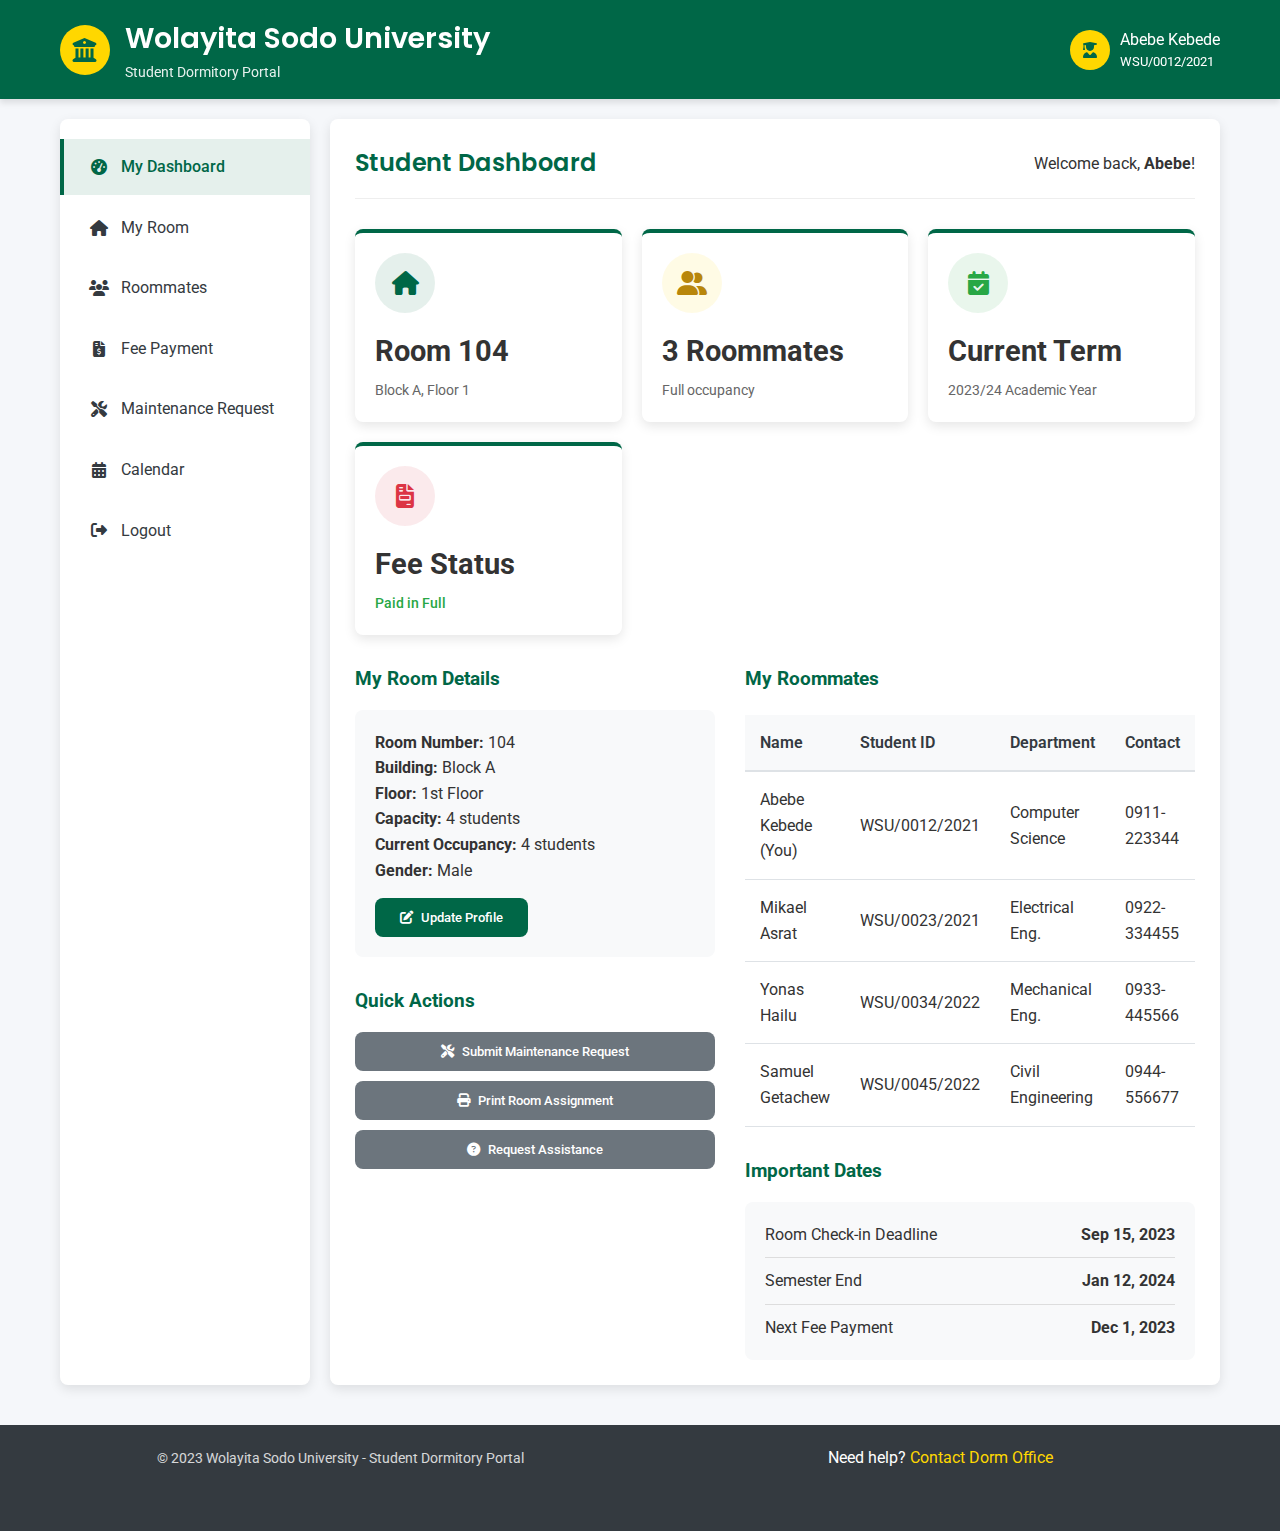
<file: student-dashboard.html>
<!DOCTYPE html>
<html lang="en">
<head>
    <meta charset="UTF-8">
    <meta name="viewport" content="width=device-width, initial-scale=1.0">
    <title>WSU Dorm System - Student Portal</title>
    <link rel="stylesheet" href="https://cdnjs.cloudflare.com/ajax/libs/font-awesome/6.4.0/css/all.min.css">
    <link href="https://fonts.googleapis.com/css2?family=Roboto:wght@300;400;500;700&family=Poppins:wght@400;500;600&display=swap" rel="stylesheet">
    <link rel="stylesheet" href="style.css">
</head>
<body>
    <!-- Header -->
    <header>
        <div class="container header-content">
            <div class="logo">
                <div class="logo-icon">
                    <i class="fas fa-university"></i>
                </div>
                <div class="logo-text">
                    <h1>Wolayita Sodo University</h1>
                    <p>Student Dormitory Portal</p>
                </div>
            </div>
            <div class="user-info">
                <div class="user-avatar">
                    <i class="fas fa-user-graduate"></i>
                </div>
                <div>
                    <p>Abebe Kebede</p>
                    <p style="font-size: 0.8rem;">WSU/0012/2021</p>
                </div>
            </div>
        </div>
    </header>

    <!-- Main Content -->
    <div class="container main-content">
        <!-- Sidebar -->
        <nav class="sidebar">
            <ul class="sidebar-menu">
                <li><a href="#" class="active"><i class="fas fa-tachometer-alt"></i> My Dashboard</a></li>
                <li><a href="#"><i class="fas fa-home"></i> My Room</a></li>
                <li><a href="#"><i class="fas fa-users"></i> Roommates</a></li>
                <li><a href="#"><i class="fas fa-file-invoice-dollar"></i> Fee Payment</a></li>
                <li><a href="#"><i class="fas fa-tools"></i> Maintenance Request</a></li>
                <li><a href="#"><i class="fas fa-calendar-alt"></i> Calendar</a></li>
                <li><a href="#"><i class="fas fa-sign-out-alt"></i> Logout</a></li>
            </ul>
        </nav>

        <!-- Content Area -->
        <main class="content">
            <div class="content-header">
                <h2>Student Dashboard</h2>
                <p>Welcome back, <strong>Abebe</strong>!</p>
            </div>
            
            <div class="dashboard-cards">
                <div class="card">
                    <div class="card-icon student">
                        <i class="fas fa-home"></i>
                    </div>
                    <h3>Room 104</h3>
                    <p>Block A, Floor 1</p>
                </div>
                
                <div class="card">
                    <div class="card-icon room">
                        <i class="fas fa-user-friends"></i>
                    </div>
                    <h3>3 Roommates</h3>
                    <p>Full occupancy</p>
                </div>
                
                <div class="card">
                    <div class="card-icon vacant">
                        <i class="fas fa-calendar-check"></i>
                    </div>
                    <h3>Current Term</h3>
                    <p>2023/24 Academic Year</p>
                </div>
                
                <div class="card">
                    <div class="card-icon maintenance">
                        <i class="fas fa-file-invoice"></i>
                    </div>
                    <h3>Fee Status</h3>
                    <p style="color: var(--success); font-weight: 500;">Paid in Full</p>
                </div>
            </div>
            
            <div style="display: grid; grid-template-columns: 1fr 1fr; gap: 30px; margin-top: 30px;">
                <!-- Left Column -->
                <div>
                    <h3 style="color: var(--primary); margin-bottom: 15px;">My Room Details</h3>
                    <div style="background-color: #f8f9fa; padding: 20px; border-radius: var(--border-radius);">
                        <div style="margin-bottom: 15px;">
                            <strong>Room Number:</strong> 104<br>
                            <strong>Building:</strong> Block A<br>
                            <strong>Floor:</strong> 1st Floor<br>
                            <strong>Capacity:</strong> 4 students<br>
                            <strong>Current Occupancy:</strong> 4 students<br>
                            <strong>Gender:</strong> Male
                        </div>
                        <button class="btn btn-primary"><i class="fas fa-edit"></i> Update Profile</button>
                    </div>
                    
                    <h3 style="color: var(--primary); margin-top: 30px; margin-bottom: 15px;">Quick Actions</h3>
                    <div style="display: flex; flex-direction: column; gap: 10px;">
                        <button class="btn btn-secondary"><i class="fas fa-tools"></i> Submit Maintenance Request</button>
                        <button class="btn btn-secondary"><i class="fas fa-print"></i> Print Room Assignment</button>
                        <button class="btn btn-secondary"><i class="fas fa-question-circle"></i> Request Assistance</button>
                    </div>
                </div>
                
                <!-- Right Column -->
                <div>
                    <h3 style="color: var(--primary); margin-bottom: 15px;">My Roommates</h3>
                    <div class="table-container">
                        <table>
                            <thead>
                                <tr>
                                    <th>Name</th>
                                    <th>Student ID</th>
                                    <th>Department</th>
                                    <th>Contact</th>
                                </tr>
                            </thead>
                            <tbody>
                                <tr>
                                    <td>Abebe Kebede (You)</td>
                                    <td>WSU/0012/2021</td>
                                    <td>Computer Science</td>
                                    <td>0911-223344</td>
                                </tr>
                                <tr>
                                    <td>Mikael Asrat</td>
                                    <td>WSU/0023/2021</td>
                                    <td>Electrical Eng.</td>
                                    <td>0922-334455</td>
                                </tr>
                                <tr>
                                    <td>Yonas Hailu</td>
                                    <td>WSU/0034/2022</td>
                                    <td>Mechanical Eng.</td>
                                    <td>0933-445566</td>
                                </tr>
                                <tr>
                                    <td>Samuel Getachew</td>
                                    <td>WSU/0045/2022</td>
                                    <td>Civil Engineering</td>
                                    <td>0944-556677</td>
                                </tr>
                            </tbody>
                        </table>
                    </div>
                    
                    <h3 style="color: var(--primary); margin-top: 30px; margin-bottom: 15px;">Important Dates</h3>
                    <div style="background-color: #f8f9fa; padding: 20px; border-radius: var(--border-radius);">
                        <div style="display: flex; justify-content: space-between; margin-bottom: 10px; padding-bottom: 10px; border-bottom: 1px solid #ddd;">
                            <span>Room Check-in Deadline</span>
                            <strong>Sep 15, 2023</strong>
                        </div>
                        <div style="display: flex; justify-content: space-between; margin-bottom: 10px; padding-bottom: 10px; border-bottom: 1px solid #ddd;">
                            <span>Semester End</span>
                            <strong>Jan 12, 2024</strong>
                        </div>
                        <div style="display: flex; justify-content: space-between;">
                            <span>Next Fee Payment</span>
                            <strong>Dec 1, 2023</strong>
                        </div>
                    </div>
                </div>
            </div>
        </main>
    </div>

    <!-- Footer -->
    <footer>
        <div class="container footer-content">
            <div class="copyright">
                <p>&copy; 2023 Wolayita Sodo University - Student Dormitory Portal</p>
            </div>
            <div>
                <p>Need help? <a href="#" style="color: var(--secondary); text-decoration: none;">Contact Dorm Office</a></p>
            </div>
        </div>
    </footer>
</body>
</html>
</file>
<file: style.css>
:root {
            --primary: #006747; /* WSU Green */
            --secondary: #FFD700; /* Gold accent */
            --light: #f8f9fa;
            --dark: #343a40;
            --success: #28a745;
            --warning: #ffc107;
            --danger: #dc3545;
            --info: #17a2b8;
            --border-radius: 8px;
            --box-shadow: 0 4px 12px rgba(0, 0, 0, 0.1);
        }
        
        * {
            margin: 0;
            padding: 0;
            box-sizing: border-box;
        }
        
        body {
            font-family: 'Roboto', sans-serif;
            background-color: #f5f7fa;
            color: #333;
            line-height: 1.6;
        }
        
        .container {
            max-width: 1200px;
            margin: 0 auto;
            padding: 0 20px;
        }
        
        /* Header Styles */
        header {
            background-color: var(--primary);
            color: white;
            padding: 15px 0;
            box-shadow: 0 4px 6px rgba(0, 0, 0, 0.1);
            position: sticky;
            top: 0;
            z-index: 1000;
        }
        
        .header-content {
            display: flex;
            justify-content: space-between;
            align-items: center;
        }
        
        .logo {
            display: flex;
            align-items: center;
            gap: 15px;
        }
        
        .logo-icon {
            background-color: var(--secondary);
            color: var(--primary);
            width: 50px;
            height: 50px;
            border-radius: 50%;
            display: flex;
            align-items: center;
            justify-content: center;
            font-size: 24px;
        }
        
        .logo-text h1 {
            font-size: 1.8rem;
            font-family: 'Poppins', sans-serif;
            font-weight: 600;
        }
        
        .logo-text p {
            font-size: 0.9rem;
            opacity: 0.9;
        }
        
        .user-info {
            display: flex;
            align-items: center;
            gap: 10px;
        }
        
        .user-avatar {
            width: 40px;
            height: 40px;
            background-color: var(--secondary);
            color: var(--primary);
            border-radius: 50%;
            display: flex;
            align-items: center;
            justify-content: center;
            font-weight: bold;
        }
        
        /* Main Layout */
        .main-content {
            display: flex;
            min-height: calc(100vh - 130px);
            margin-top: 20px;
        }
        
        /* Sidebar */
        .sidebar {
            width: 250px;
            background-color: white;
            border-radius: var(--border-radius);
            box-shadow: var(--box-shadow);
            padding: 20px 0;
            margin-right: 20px;
        }
        
        .sidebar-menu {
            list-style: none;
        }
        
        .sidebar-menu li {
            margin-bottom: 5px;
        }
        
        .sidebar-menu a {
            display: flex;
            align-items: center;
            padding: 15px 25px;
            color: var(--dark);
            text-decoration: none;
            transition: all 0.3s;
            border-left: 4px solid transparent;
        }
        
        .sidebar-menu a:hover {
            background-color: rgba(0, 103, 71, 0.1);
            color: var(--primary);
        }
        
        .sidebar-menu a.active {
            background-color: rgba(0, 103, 71, 0.1);
            color: var(--primary);
            border-left: 4px solid var(--primary);
            font-weight: 500;
        }
        
        .sidebar-menu i {
            margin-right: 12px;
            width: 20px;
            text-align: center;
        }
        
        /* Content Area */
        .content {
            flex: 1;
            background-color: white;
            border-radius: var(--border-radius);
            box-shadow: var(--box-shadow);
            padding: 25px;
        }
        
        .content-header {
            display: flex;
            justify-content: space-between;
            align-items: center;
            margin-bottom: 30px;
            padding-bottom: 15px;
            border-bottom: 1px solid #eee;
        }
        
        .content-header h2 {
            color: var(--primary);
            font-family: 'Poppins', sans-serif;
            font-weight: 600;
        }
        
        /* Dashboard Cards */
        .dashboard-cards {
            display: grid;
            grid-template-columns: repeat(auto-fill, minmax(240px, 1fr));
            gap: 20px;
            margin-bottom: 30px;
        }
        
        .card {
            background-color: white;
            border-radius: var(--border-radius);
            box-shadow: var(--box-shadow);
            padding: 20px;
            transition: transform 0.3s;
            border-top: 4px solid var(--primary);
        }
        
        .card:hover {
            transform: translateY(-5px);
        }
        
        .card-icon {
            width: 60px;
            height: 60px;
            border-radius: 50%;
            display: flex;
            align-items: center;
            justify-content: center;
            font-size: 24px;
            margin-bottom: 15px;
        }
        
        .card-icon.student {
            background-color: rgba(0, 103, 71, 0.1);
            color: var(--primary);
        }
        
        .card-icon.room {
            background-color: rgba(255, 215, 0, 0.1);
            color: #b8860b;
        }
        
        .card-icon.maintenance {
            background-color: rgba(220, 53, 69, 0.1);
            color: var(--danger);
        }
        
        .card-icon.vacant {
            background-color: rgba(40, 167, 69, 0.1);
            color: var(--success);
        }
        
        .card h3 {
            font-size: 1.8rem;
            margin-bottom: 5px;
        }
        
        .card p {
            color: #666;
            font-size: 0.9rem;
        }
        
        /* Tables */
        .table-container {
            overflow-x: auto;
            margin-top: 20px;
        }
        
        table {
            width: 100%;
            border-collapse: collapse;
        }
        
        table th {
            background-color: #f8f9fa;
            padding: 15px;
            text-align: left;
            font-weight: 600;
            color: var(--dark);
            border-bottom: 2px solid #dee2e6;
        }
        
        table td {
            padding: 15px;
            border-bottom: 1px solid #dee2e6;
        }
        
        table tr:hover {
            background-color: rgba(0, 103, 71, 0.05);
        }
        
        .status {
            padding: 5px 10px;
            border-radius: 20px;
            font-size: 0.8rem;
            font-weight: 500;
        }
        
        .status.occupied {
            background-color: rgba(220, 53, 69, 0.1);
            color: var(--danger);
        }
        
        .status.vacant {
            background-color: rgba(40, 167, 69, 0.1);
            color: var(--success);
        }
        
        .status.pending {
            background-color: rgba(255, 193, 7, 0.1);
            color: #b8860b;
        }
        
        /* Forms */
        .form-group {
            margin-bottom: 20px;
        }
        
        .form-row {
            display: flex;
            gap: 20px;
        }
        
        .form-row .form-group {
            flex: 1;
        }
        
        label {
            display: block;
            margin-bottom: 8px;
            font-weight: 500;
            color: #555;
        }
        
        input, select, textarea {
            width: 100%;
            padding: 12px 15px;
            border: 1px solid #ddd;
            border-radius: var(--border-radius);
            font-family: 'Roboto', sans-serif;
            font-size: 1rem;
            transition: border 0.3s;
        }
        
        input:focus, select:focus, textarea:focus {
            outline: none;
            border-color: var(--primary);
        }
        
        .btn {
            padding: 12px 25px;
            border: none;
            border-radius: var(--border-radius);
            font-family: 'Roboto', sans-serif;
            font-weight: 500;
            cursor: pointer;
            transition: all 0.3s;
            display: inline-flex;
            align-items: center;
            justify-content: center;
            gap: 8px;
        }
        
        .btn-primary {
            background-color: var(--primary);
            color: white;
        }
        
        .btn-primary:hover {
            background-color: #005238;
        }
        
        .btn-secondary {
            background-color: #6c757d;
            color: white;
        }
        
        .btn-secondary:hover {
            background-color: #5a6268;
        }
        
        .btn-success {
            background-color: var(--success);
            color: white;
        }
        
        .btn-success:hover {
            background-color: #218838;
        }
        
        .action-buttons {
            display: flex;
            gap: 10px;
        }
        
        .btn-small {
            padding: 6px 12px;
            font-size: 0.85rem;
        }
        
        /* Footer */
        footer {
            background-color: var(--dark);
            color: white;
            padding: 20px 0;
            margin-top: 40px;
            text-align: center;
        }
        
        .footer-content {
            display: flex;
            justify-content: space-between;
            align-items: center;
        }
        
        .copyright {
            font-size: 0.9rem;
            opacity: 0.8;
        }
        
        /* Responsive Design */
        @media (max-width: 992px) {
            .main-content {
                flex-direction: column;
            }
            
            .sidebar {
                width: 100%;
                margin-right: 0;
                margin-bottom: 20px;
            }
            
            .dashboard-cards {
                grid-template-columns: repeat(auto-fill, minmax(200px, 1fr));
            }
            
            .form-row {
                flex-direction: column;
                gap: 0;
            }
        }
        
        @media (max-width: 768px) {
            .header-content {
                flex-direction: column;
                gap: 15px;
                text-align: center;
            }
            
            .dashboard-cards {
                grid-template-columns: 1fr;
            }
            
            .footer-content {
                flex-direction: column;
                gap: 15px;
            }
        }
        
        /* Tab Content */
        .tab-content {
            display: none;
        }
        
        .tab-content.active {
            display: block;
        }
    /* ===== LANDING PAGE STYLES ===== */

/* Hero Section */
.hero-section {
    background: linear-gradient(rgba(0, 103, 71, 0.95), rgba(0, 103, 71, 0.85)), 
                url('https://images.unsplash.com/photo-1562774053-701939374585?ixlib=rb-4.0.3&auto=format&fit=crop&w=1600&q=80');
    background-size: cover;
    background-position: center;
    color: white;
    padding: 80px 0 60px;
    margin-top: -20px;
    position: relative;
}

.hero-content {
    max-width: 800px;
    margin: 0 auto;
    text-align: center;
    padding: 40px 0;
}

.hero-content h1 {
    font-size: 2.8rem;
    font-family: 'Poppins', sans-serif;
    font-weight: 700;
    margin-bottom: 20px;
    line-height: 1.2;
}

.hero-content p {
    font-size: 1.2rem;
    opacity: 0.95;
    margin-bottom: 30px;
    line-height: 1.6;
}

.cta-buttons {
    display: flex;
    gap: 20px;
    justify-content: center;
    margin-top: 30px;
    flex-wrap: wrap;
}

.cta-buttons .btn {
    padding: 14px 32px;
    font-size: 1.1rem;
    border-radius: 50px;
    font-weight: 600;
    transition: all 0.3s ease;
}

.btn-login {
    background-color: white;
    color: var(--primary);
    border: 2px solid white;
}

.btn-login:hover {
    background-color: #f8f9fa;
    transform: translateY(-3px);
    box-shadow: 0 10px 20px rgba(0, 0, 0, 0.2);
}

.hero-stats {
    display: grid;
    grid-template-columns: repeat(auto-fit, minmax(200px, 1fr));
    gap: 20px;
    margin-top: 60px;
}

.stat-card {
    background: rgba(255, 255, 255, 0.15);
    backdrop-filter: blur(10px);
    border-radius: var(--border-radius);
    padding: 25px 20px;
    text-align: center;
    border: 1px solid rgba(255, 255, 255, 0.2);
    transition: transform 0.3s ease;
}

.stat-card:hover {
    transform: translateY(-5px);
    background: rgba(255, 255, 255, 0.2);
}

.stat-card i {
    font-size: 2.5rem;
    margin-bottom: 15px;
    color: var(--secondary);
}

.stat-card h3 {
    font-size: 2.2rem;
    margin-bottom: 5px;
    font-weight: 700;
}

.stat-card p {
    font-size: 0.95rem;
    opacity: 0.9;
}

/* Section Header */
.section-header {
    text-align: center;
    margin-bottom: 50px;
}

.section-header h2 {
    color: var(--primary);
    font-size: 2.5rem;
    font-family: 'Poppins', sans-serif;
    font-weight: 600;
    margin-bottom: 15px;
}

.section-header p {
    color: #666;
    font-size: 1.1rem;
    max-width: 700px;
    margin: 0 auto;
}

/* About Section */
.about-section {
    padding: 80px 0;
    background-color: white;
}

.about-content {
    display: grid;
    grid-template-columns: 1fr 1fr;
    gap: 50px;
    align-items: center;
}

.about-text h3 {
    color: var(--primary);
    font-size: 1.8rem;
    margin-bottom: 20px;
    font-family: 'Poppins', sans-serif;
}

.about-text p {
    margin-bottom: 20px;
    line-height: 1.6;
    color: #555;
}

.about-text ul {
    list-style: none;
    margin: 25px 0;
}

.about-text ul li {
    margin-bottom: 12px;
    display: flex;
    align-items: flex-start;
    gap: 12px;
}

.about-text ul li i {
    color: var(--success);
    margin-top: 3px;
    font-size: 1.1rem;
}

.about-image img {
    width: 100%;
    height: auto;
    border-radius: var(--border-radius);
    box-shadow: var(--box-shadow);
}

/* Services Section */
.services-section {
    padding: 80px 0;
    background-color: #f8f9fa;
}

.services-grid {
    display: grid;
    grid-template-columns: repeat(auto-fit, minmax(300px, 1fr));
    gap: 30px;
}

.service-card {
    background: white;
    padding: 30px;
    border-radius: var(--border-radius);
    box-shadow: var(--box-shadow);
    transition: all 0.3s ease;
    text-align: center;
}

.service-card:hover {
    transform: translateY(-10px);
    box-shadow: 0 15px 30px rgba(0, 0, 0, 0.1);
}

.service-icon {
    width: 70px;
    height: 70px;
    background: rgba(0, 103, 71, 0.1);
    border-radius: 50%;
    display: flex;
    align-items: center;
    justify-content: center;
    margin: 0 auto 20px;
    font-size: 28px;
    color: var(--primary);
}

.service-card h3 {
    color: var(--primary);
    margin-bottom: 15px;
    font-family: 'Poppins', sans-serif;
}

.service-card p {
    color: #666;
    line-height: 1.6;
}

/* Gallery Section */
.gallery-section {
    padding: 80px 0;
    background-color: white;
}

.gallery-grid {
    display: grid;
    grid-template-columns: repeat(auto-fit, minmax(280px, 1fr));
    gap: 25px;
}

.gallery-item {
    position: relative;
    border-radius: var(--border-radius);
    overflow: hidden;
    box-shadow: var(--box-shadow);
    transition: transform 0.3s ease;
}

.gallery-item:hover {
    transform: scale(1.03);
}

.gallery-item img {
    width: 100%;
    height: 250px;
    object-fit: cover;
    transition: transform 0.5s ease;
}

.gallery-item:hover img {
    transform: scale(1.1);
}

.gallery-caption {
    position: absolute;
    bottom: 0;
    left: 0;
    right: 0;
    background: rgba(0, 0, 0, 0.7);
    color: white;
    padding: 15px;
    text-align: center;
    font-weight: 500;
}

/* Contact Section */
.contact-section {
    padding: 80px 0;
    background-color: #f8f9fa;
}

.contact-grid {
    display: grid;
    grid-template-columns: 1fr 1fr;
    gap: 50px;
}

.login-panel, .contact-info {
    background: white;
    padding: 40px;
    border-radius: var(--border-radius);
    box-shadow: var(--box-shadow);
}

.login-panel h3, .contact-info h3 {
    color: var(--primary);
    margin-bottom: 20px;
    font-family: 'Poppins', sans-serif;
}

.login-options {
    margin: 25px 0;
}

.login-option {
    display: flex;
    align-items: center;
    gap: 20px;
    padding: 20px;
    background: #f8f9fa;
    border-radius: var(--border-radius);
    margin-bottom: 15px;
    text-decoration: none;
    color: #333;
    transition: all 0.3s ease;
    border: 2px solid transparent;
}

.login-option:hover {
    background: rgba(0, 103, 71, 0.05);
    border-color: var(--primary);
    transform: translateX(5px);
}

.login-option i:first-child {
    font-size: 24px;
    color: var(--primary);
    width: 40px;
}

.login-option h4 {
    color: var(--primary);
    margin-bottom: 5px;
}

.login-option p {
    color: #666;
    font-size: 0.9rem;
}

.login-option i:last-child {
    margin-left: auto;
    color: #999;
}

.register-prompt {
    margin-top: 25px;
    padding-top: 20px;
    border-top: 1px solid #eee;
    text-align: center;
}

.register-prompt a {
    color: var(--primary);
    font-weight: 500;
    text-decoration: none;
}

.contact-details {
    margin-top: 25px;
}

.contact-item {
    display: flex;
    align-items: flex-start;
    gap: 20px;
    margin-bottom: 25px;
}

.contact-item i {
    font-size: 20px;
    color: var(--primary);
    margin-top: 5px;
    width: 30px;
}

.contact-item h4 {
    color: var(--primary);
    margin-bottom: 5px;
    font-size: 1rem;
}

.contact-item p {
    color: #666;
    line-height: 1.5;
}

/* Main Navigation */
.main-nav {
    display: flex;
    align-items: center;
    gap: 30px;
}

.main-nav a {
    color: white;
    text-decoration: none;
    font-weight: 500;
    transition: color 0.3s;
    padding: 5px 0;
    position: relative;
}

.main-nav a:hover {
    color: var(--secondary);
}

.main-nav a.active {
    color: var(--secondary);
}

.main-nav a.active::after {
    content: '';
    position: absolute;
    bottom: -2px;
    left: 0;
    width: 100%;
    height: 2px;
    background-color: var(--secondary);
}

.nav-buttons {
    display: flex;
    gap: 15px;
    margin-left: 20px;
}

.nav-buttons .btn {
    padding: 8px 20px;
    font-size: 0.9rem;
    border-radius: 50px;
}

/* Footer Sections */
.footer-content {
    display: grid;
    grid-template-columns: repeat(auto-fit, minmax(250px, 1fr));
    gap: 40px;
    margin-bottom: 40px;
}

.footer-section h4 {
    color: white;
    margin-bottom: 20px;
    font-family: 'Poppins', sans-serif;
}

.footer-section ul {
    list-style: none;
}

.footer-section ul li {
    margin-bottom: 12px;
    color: rgba(255, 255, 255, 0.8);
}

.footer-section ul li a {
    color: rgba(255, 255, 255, 0.8);
    text-decoration: none;
    transition: color 0.3s;
}

.footer-section ul li a:hover {
    color: var(--secondary);
}

.footer-bottom {
    text-align: center;
    padding-top: 30px;
    border-top: 1px solid rgba(255, 255, 255, 0.1);
    color: rgba(255, 255, 255, 0.8);
    font-size: 0.9rem;
}

/* Responsive Design */
@media (max-width: 992px) {
    .hero-content h1 {
        font-size: 2.2rem;
    }
    
    .about-content {
        grid-template-columns: 1fr;
    }
    
    .contact-grid {
        grid-template-columns: 1fr;
    }
    
    .main-nav {
        display: none; /* For mobile, consider a hamburger menu */
    }
    
    .nav-buttons {
        display: none;
    }
}

@media (max-width: 768px) {
    .hero-stats {
        grid-template-columns: repeat(2, 1fr);
    }
    
    .services-grid {
        grid-template-columns: 1fr;
    }
    
    .gallery-grid {
        grid-template-columns: repeat(2, 1fr);
    }
    
    .cta-buttons {
        flex-direction: column;
        align-items: center;
    }
    
    .cta-buttons .btn {
        width: 100%;
        max-width: 300px;
    }
}

@media (max-width: 576px) {
    .hero-stats,
    .gallery-grid {
        grid-template-columns: 1fr;
    }
    
    .section-header h2 {
        font-size: 1.8rem;
    }
    
    .login-panel, .contact-info {
        padding: 25px;
    }
}
/* ===== RESPONSIVE IMPROVEMENTS ===== */

/* Main Navigation - Responsive */
.main-nav {
    display: flex;
    align-items: center;
    gap: 30px;
    position: relative;
}

.main-nav a {
    color: white;
    text-decoration: none;
    font-weight: 500;
    transition: color 0.3s;
    padding: 5px 0;
    position: relative;
    white-space: nowrap;
}

.main-nav a:hover {
    color: var(--secondary);
}

.main-nav a.active {
    color: var(--secondary);
}

.main-nav a.active::after {
    content: '';
    position: absolute;
    bottom: -2px;
    left: 0;
    width: 100%;
    height: 2px;
    background-color: var(--secondary);
}

.nav-buttons {
    display: flex;
    gap: 15px;
    margin-left: 20px;
}

.nav-buttons .btn {
    padding: 8px 20px;
    font-size: 0.9rem;
    border-radius: 50px;
    min-width: 80px;
    text-align: center;
}

/* Mobile Menu Button */
.menu-toggle {
    display: none;
    background: none;
    border: none;
    color: white;
    font-size: 1.5rem;
    cursor: pointer;
    padding: 5px;
}

/* Mobile Styles */
@media (max-width: 1024px) {
    .header-content {
        padding: 10px 20px;
    }
    
    .logo-text h1 {
        font-size: 1.5rem;
    }
    
    .logo-text p {
        font-size: 0.8rem;
    }
    
    .main-nav {
        gap: 20px;
    }
    
    .nav-buttons .btn {
        padding: 6px 15px;
        font-size: 0.85rem;
    }
}

@media (max-width: 900px) {
    .menu-toggle {
        display: block;
    }
    
    .main-nav {
        position: fixed;
        top: 80px;
        left: 0;
        right: 0;
        background-color: var(--primary);
        flex-direction: column;
        padding: 20px;
        gap: 15px;
        box-shadow: 0 5px 15px rgba(0, 0, 0, 0.1);
        transform: translateY(-100%);
        opacity: 0;
        visibility: hidden;
        transition: all 0.3s ease;
        z-index: 999;
    }
    
    .main-nav.active {
        transform: translateY(0);
        opacity: 1;
        visibility: visible;
    }
    
    .main-nav a {
        width: 100%;
        text-align: center;
        padding: 12px;
        border-bottom: 1px solid rgba(255, 255, 255, 0.1);
    }
    
    .main-nav a:last-child {
        border-bottom: none;
    }
    
    .nav-buttons {
        margin-left: 0;
        margin-top: 15px;
        justify-content: center;
        width: 100%;
    }
    
    .hero-content h1 {
        font-size: 2rem;
    }
    
    .hero-content p {
        font-size: 1rem;
    }
    
    .cta-buttons {
        flex-direction: column;
        align-items: center;
    }
    
    .cta-buttons .btn {
        width: 100%;
        max-width: 300px;
        margin-bottom: 10px;
    }
    
    .about-content {
        grid-template-columns: 1fr;
        gap: 30px;
    }
    
    .services-grid {
        grid-template-columns: repeat(auto-fit, minmax(280px, 1fr));
    }
    
    .contact-grid {
        grid-template-columns: 1fr;
        gap: 30px;
    }
}

@media (max-width: 768px) {
    .hero-section {
        padding: 60px 0 40px;
    }
    
    .hero-stats {
        grid-template-columns: repeat(2, 1fr);
        gap: 15px;
        margin-top: 40px;
    }
    
    .stat-card {
        padding: 20px 15px;
    }
    
    .stat-card h3 {
        font-size: 1.8rem;
    }
    
    .section-header h2 {
        font-size: 2rem;
    }
    
    .gallery-grid {
        grid-template-columns: repeat(2, 1fr);
        gap: 15px;
    }
    
    .footer-content {
        grid-template-columns: 1fr;
        gap: 30px;
        text-align: center;
    }
    
    .footer-section .logo {
        justify-content: center;
    }
}

@media (max-width: 576px) {
    .container {
        padding: 0 15px;
    }
    
    .hero-content h1 {
        font-size: 1.8rem;
    }
    
    .hero-stats {
        grid-template-columns: 1fr;
    }
    
    .section-header h2 {
        font-size: 1.6rem;
    }
    
    .services-grid,
    .gallery-grid {
        grid-template-columns: 1fr;
    }
    
    .service-card,
    .login-panel,
    .contact-info {
        padding: 25px 20px;
    }
    
    .gallery-item img {
        height: 200px;
    }
    
    .footer-bottom {
        font-size: 0.8rem;
    }
    
    .footer-bottom p {
        margin-bottom: 10px;
    }
}

/* Small Mobile */
@media (max-width: 380px) {
    .logo-text h1 {
        font-size: 1.3rem;
    }
    
    .hero-content h1 {
        font-size: 1.5rem;
    }
    
    .cta-buttons .btn {
        padding: 12px 20px;
        font-size: 1rem;
    }
    
    .stat-card {
        padding: 15px 10px;
    }
    
    .stat-card h3 {
        font-size: 1.5rem;
    }
}

/* Fix for navigation on scroll */
@media (max-width: 900px) {
    header {
        position: relative;
    }
    
    .header-content {
        flex-wrap: wrap;
    }
    
    .menu-toggle {
        order: 2;
    }
    
    .logo {
        order: 1;
        flex: 1;
    }
}

/* Improve form responsiveness */
@media (max-width: 768px) {
    .form-row {
        flex-direction: column;
        gap: 0;
    }
    
    .action-buttons {
        flex-wrap: wrap;
    }
    
    .btn {
        width: 100%;
        margin-bottom: 10px;
    }
}

/* Fix image responsiveness */
.about-image img,
.gallery-item img {
    width: 100%;
    height: auto;
    display: block;
}

/* Improve table responsiveness */
@media (max-width: 768px) {
    .table-container {
        overflow-x: auto;
        -webkit-overflow-scrolling: touch;
    }
    
    table {
        min-width: 600px;
    }
}
/* ===== ADMIN DASHBOARD RESPONSIVE FIXES ===== */

/* Make sidebar responsive */
@media (max-width: 992px) {
    .main-content {
        flex-direction: column;
        margin-top: 10px;
    }
    
    .sidebar {
        width: 100%;
        margin-right: 0;
        margin-bottom: 15px;
        position: static;
        max-height: none;
    }
    
    .sidebar-menu {
        display: flex;
        flex-wrap: wrap;
        justify-content: center;
        gap: 5px;
    }
    
    .sidebar-menu li {
        flex: 1;
        min-width: 150px;
    }
    
    .sidebar-menu a {
        justify-content: center;
        text-align: center;
        padding: 12px 15px;
        border-left: none;
        border-bottom: 3px solid transparent;
    }
    
    .sidebar-menu a.active {
        border-left: none;
        border-bottom: 3px solid var(--primary);
    }
    
    .sidebar-menu i {
        margin-right: 8px;
    }
    
    .dashboard-cards {
        grid-template-columns: repeat(auto-fill, minmax(200px, 1fr));
    }
}

@media (max-width: 768px) {
    /* Header responsive for admin */
    .header-content {
        flex-direction: column;
        text-align: center;
        gap: 15px;
        padding: 10px 0;
    }
    
    .logo {
        flex-direction: column;
        gap: 10px;
    }
    
    .logo-text h1 {
        font-size: 1.4rem;
    }
    
    .logo-text p {
        font-size: 0.8rem;
    }
    
    .user-info {
        align-self: center;
        margin-top: 5px;
    }
    
    /* Sidebar menu becomes vertical on very small screens */
    .sidebar-menu {
        flex-direction: column;
        gap: 0;
    }
    
    .sidebar-menu li {
        min-width: 100%;
    }
    
    .sidebar-menu a {
        justify-content: flex-start;
        text-align: left;
    }
    
    /* Content area */
    .content {
        padding: 20px;
    }
    
    .content-header {
        flex-direction: column;
        align-items: flex-start;
        gap: 15px;
    }
    
    .content-header h2 {
        font-size: 1.4rem;
    }
    
    /* Dashboard cards */
    .dashboard-cards {
        grid-template-columns: 1fr;
        gap: 15px;
    }
    
    .card {
        padding: 15px;
    }
    
    .card h3 {
        font-size: 1.6rem;
    }
    
    /* Tables */
    .table-container {
        overflow-x: auto;
        -webkit-overflow-scrolling: touch;
    }
    
    table {
        min-width: 600px; /* Ensures horizontal scroll on small screens */
    }
    
    table th, table td {
        padding: 10px 12px;
        font-size: 0.9rem;
    }
    
    /* Buttons */
    .action-buttons {
        flex-direction: column;
        gap: 5px;
    }
    
    .btn-small {
        width: 100%;
        justify-content: center;
    }
    
    /* Footer */
    .footer-content {
        flex-direction: column;
        text-align: center;
        gap: 10px;
    }
    
    .footer-content p {
        font-size: 0.8rem;
    }
}

@media (max-width: 576px) {
    .container {
        padding: 0 10px;
    }
    
    .logo-text h1 {
        font-size: 1.2rem;
    }
    
    .logo-icon {
        width: 40px;
        height: 40px;
        font-size: 20px;
    }
    
    .user-avatar {
        width: 35px;
        height: 35px;
    }
    
    .content {
        padding: 15px;
    }
    
    .content-header h2 {
        font-size: 1.2rem;
    }
    
    .btn {
        width: 100%;
        justify-content: center;
        margin-bottom: 10px;
    }
    
    .form-group input,
    .form-group select {
        padding: 10px 12px;
        font-size: 0.9rem;
    }
    
    .status {
        min-width: 70px;
        font-size: 0.75rem;
        padding: 4px 8px;
    }
}

/* Fix for mobile menu toggle on admin page */
@media (max-width: 900px) {
    .menu-toggle {
        display: flex;
        align-items: center;
        justify-content: center;
        width: 40px;
        height: 40px;
        background: rgba(255, 255, 255, 0.1);
        border-radius: 4px;
        margin-left: auto;
    }
    
    .header-content {
        flex-wrap: wrap;
    }
    
    .menu-toggle {
        order: 2;
    }
    
    .logo {
        order: 1;
        flex: 1;
    }
    
    .user-info {
        order: 3;
        width: 100%;
        justify-content: center;
        margin-top: 10px;
    }
}
</file>
